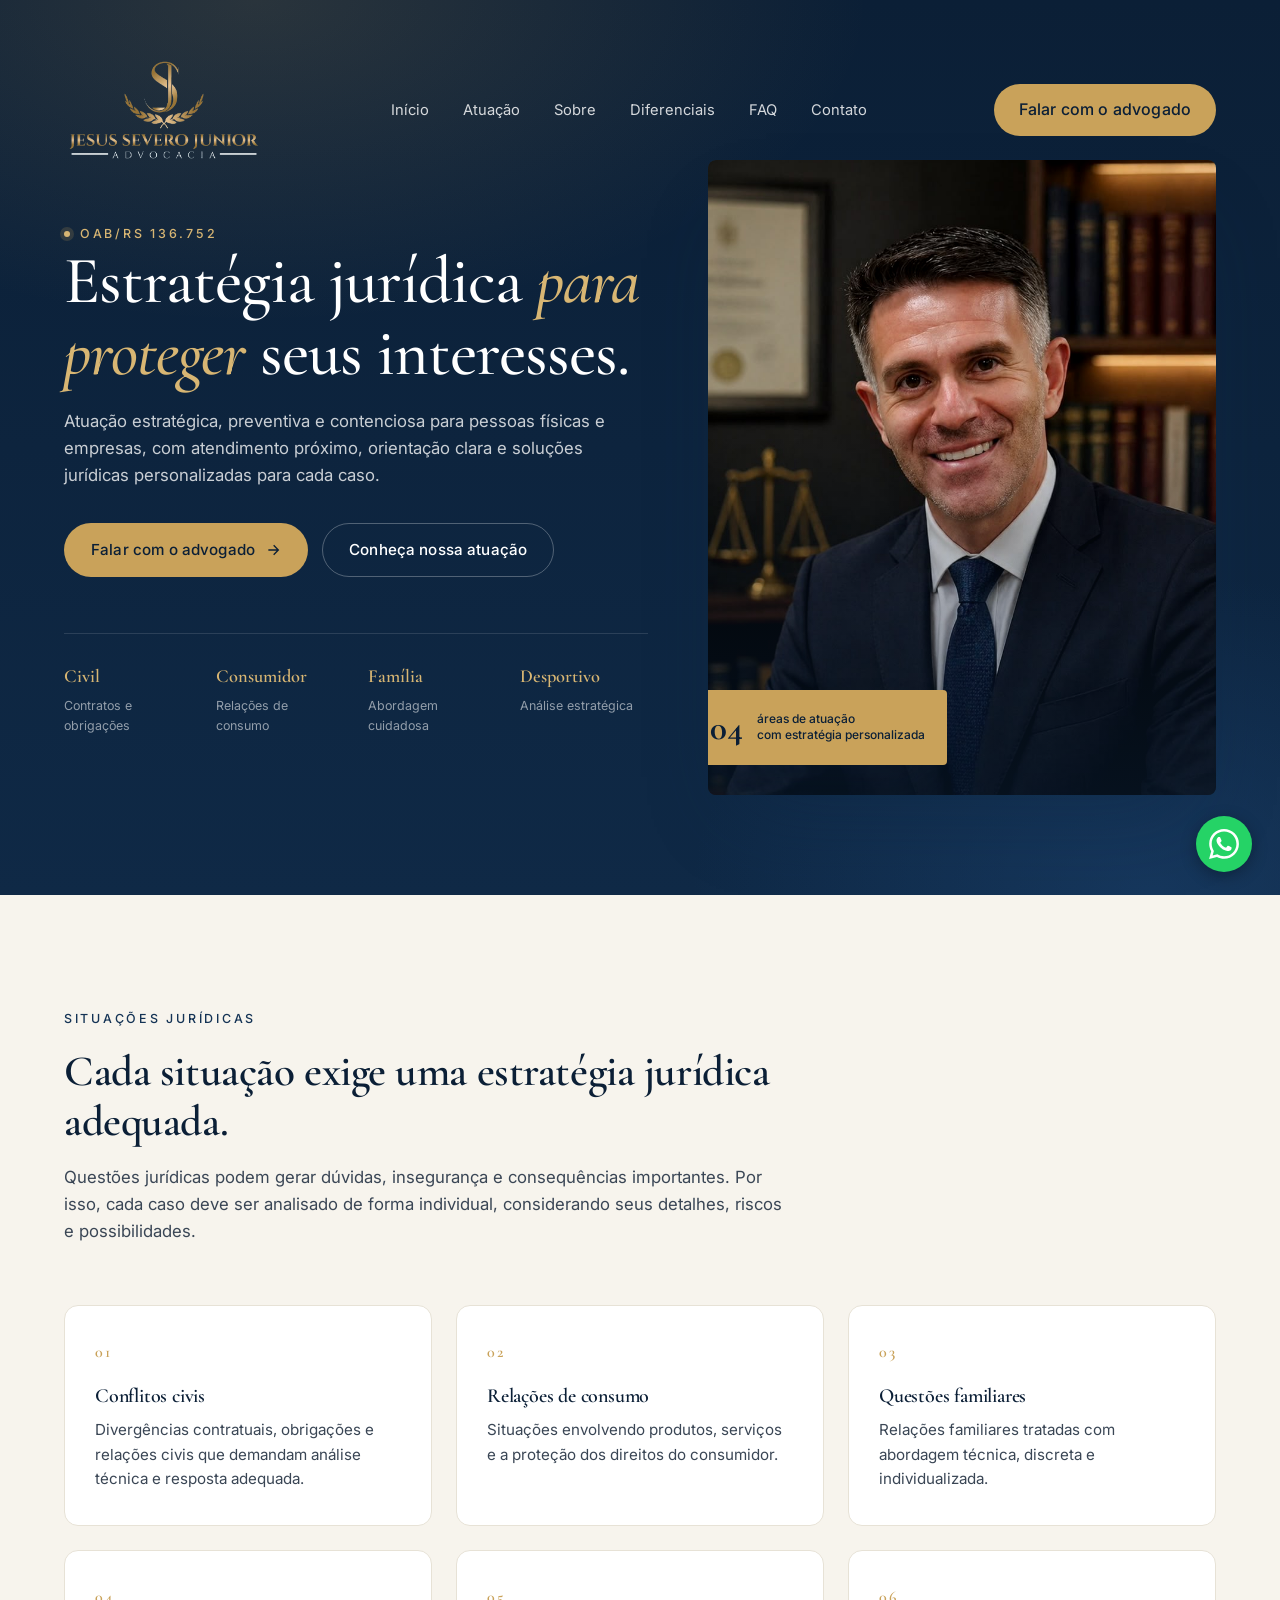
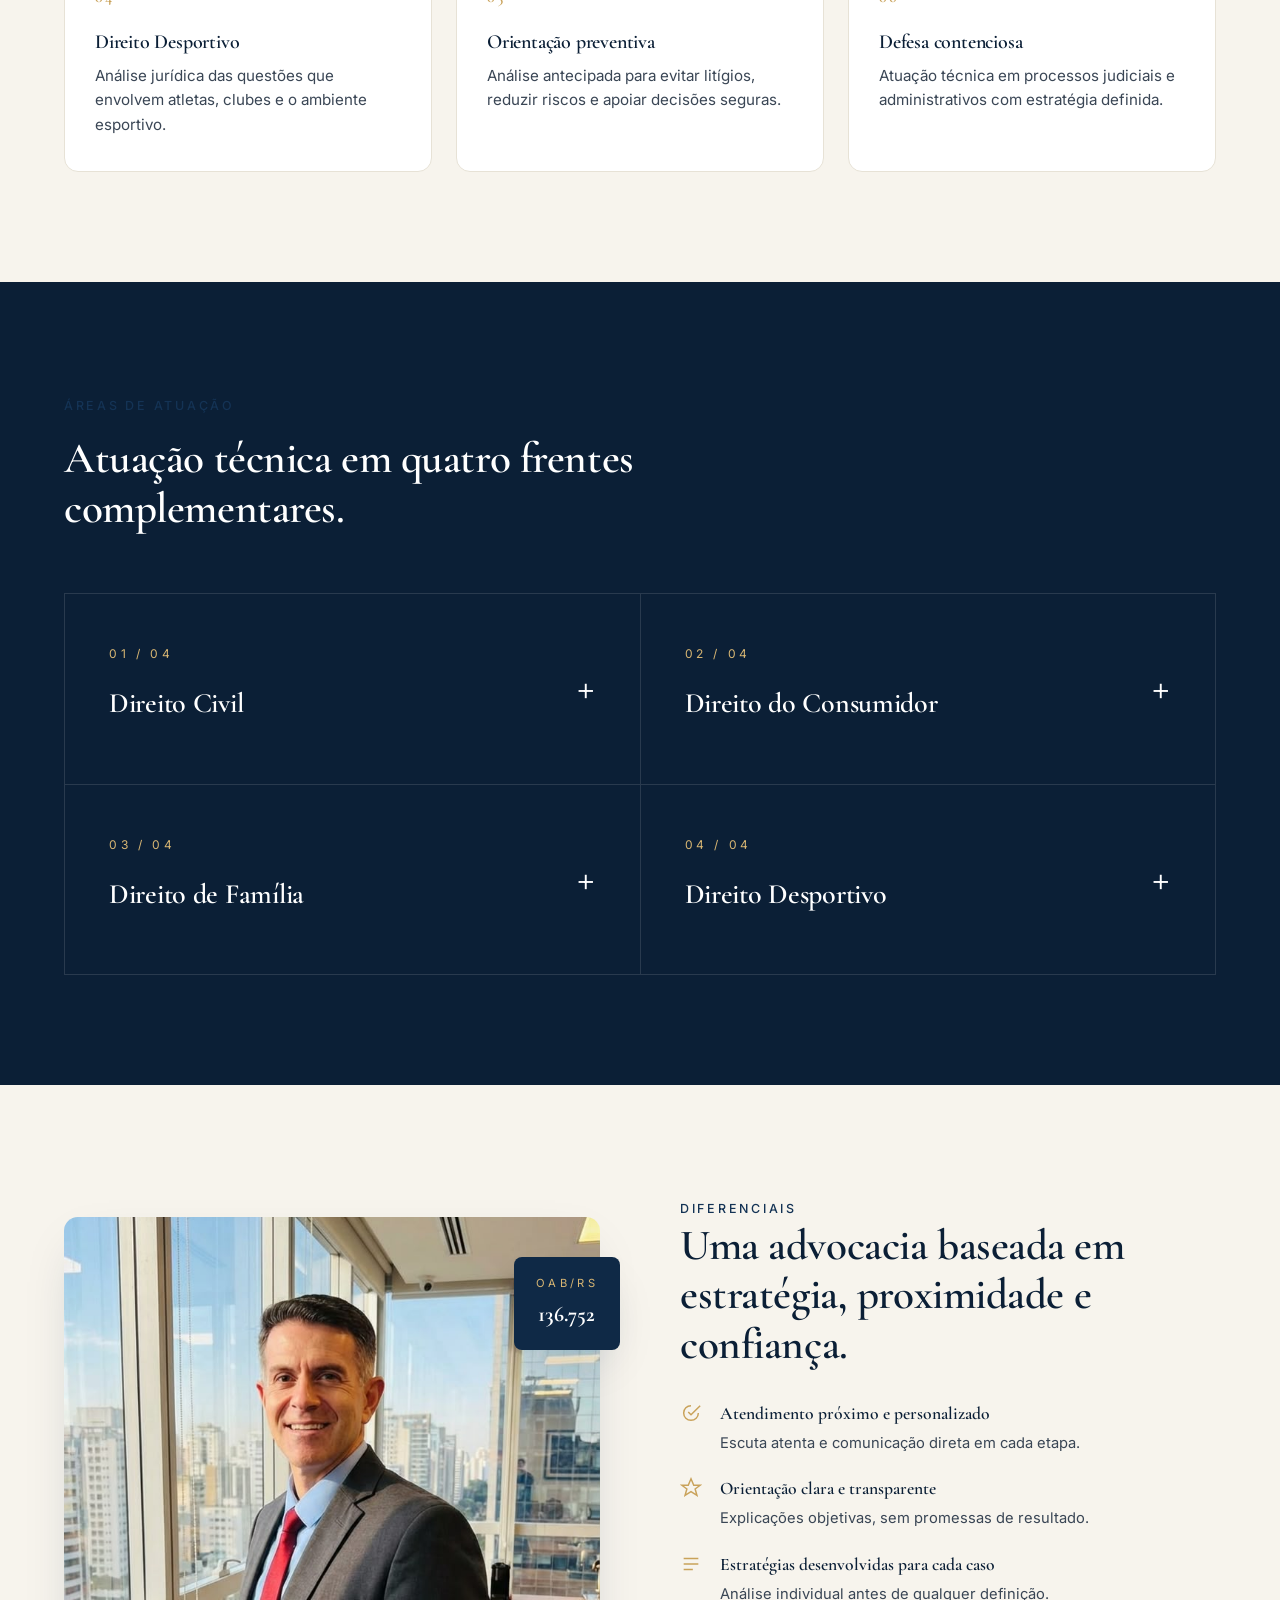
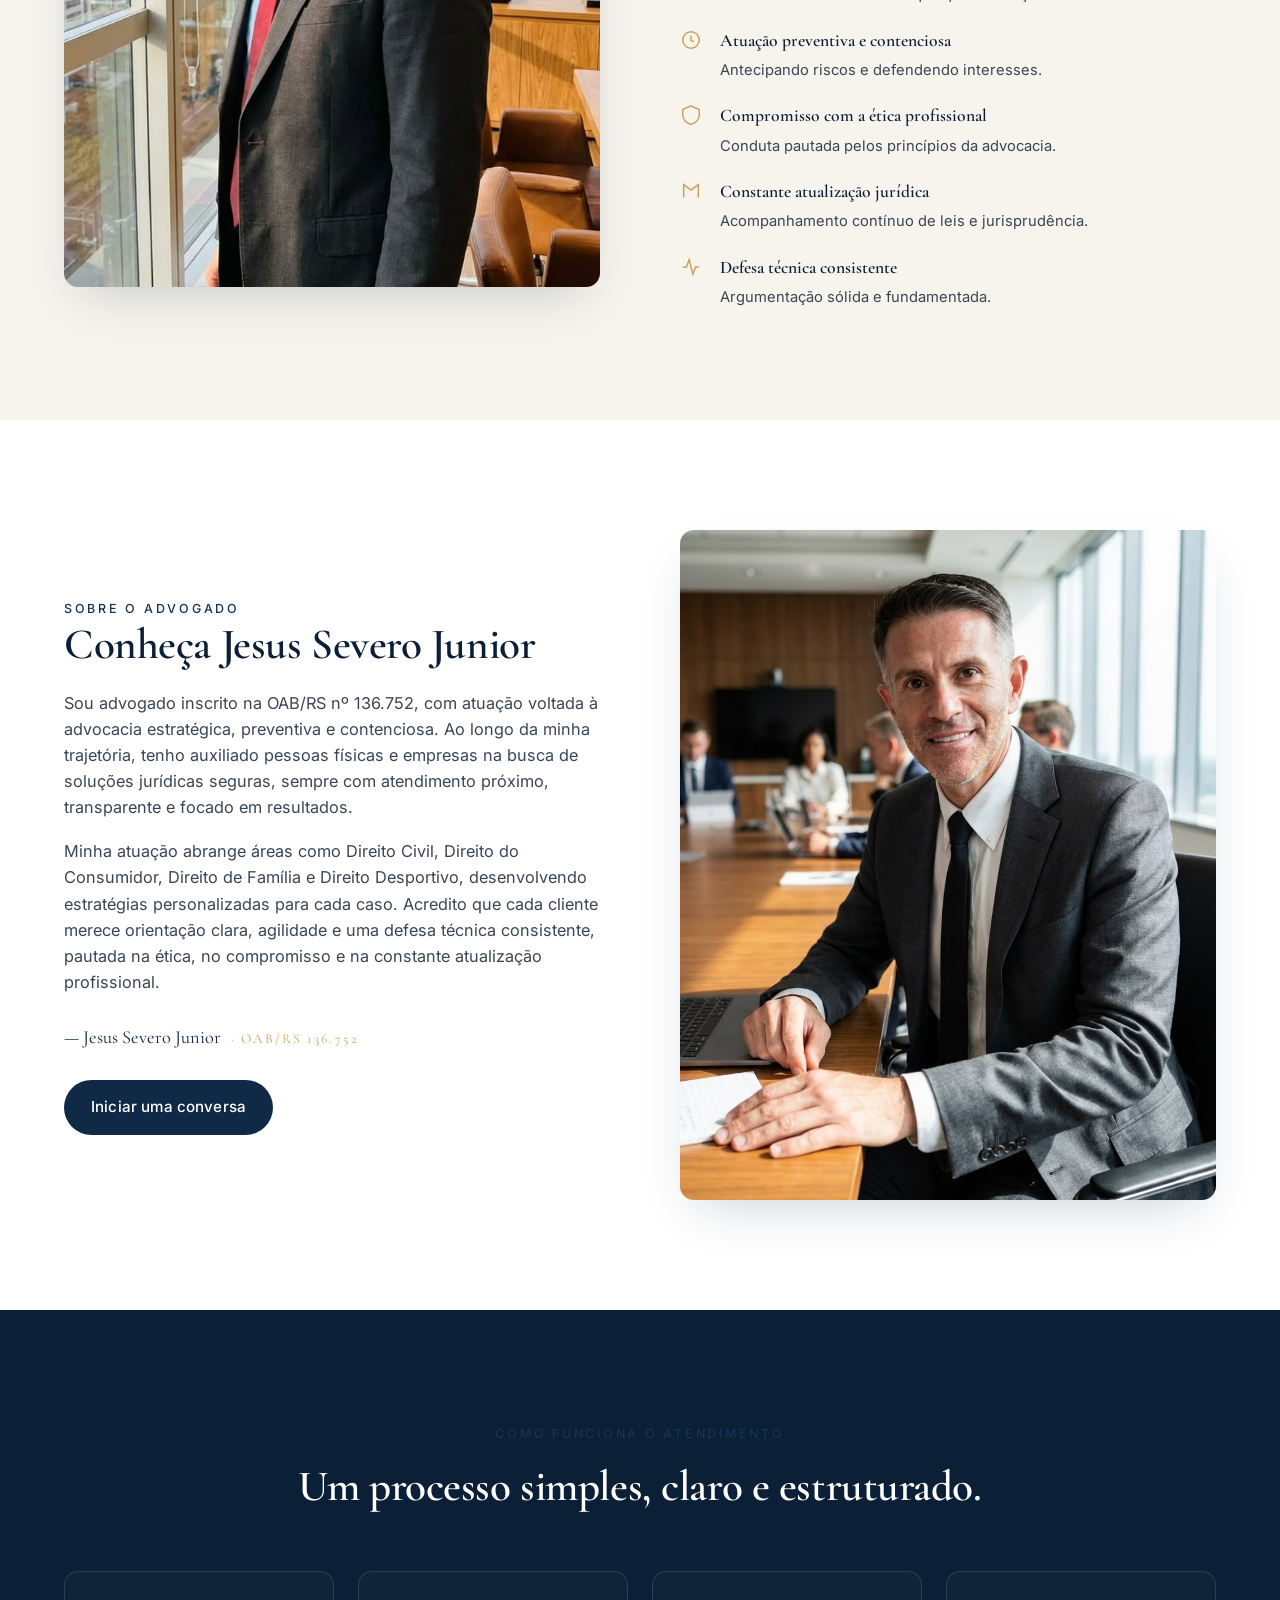
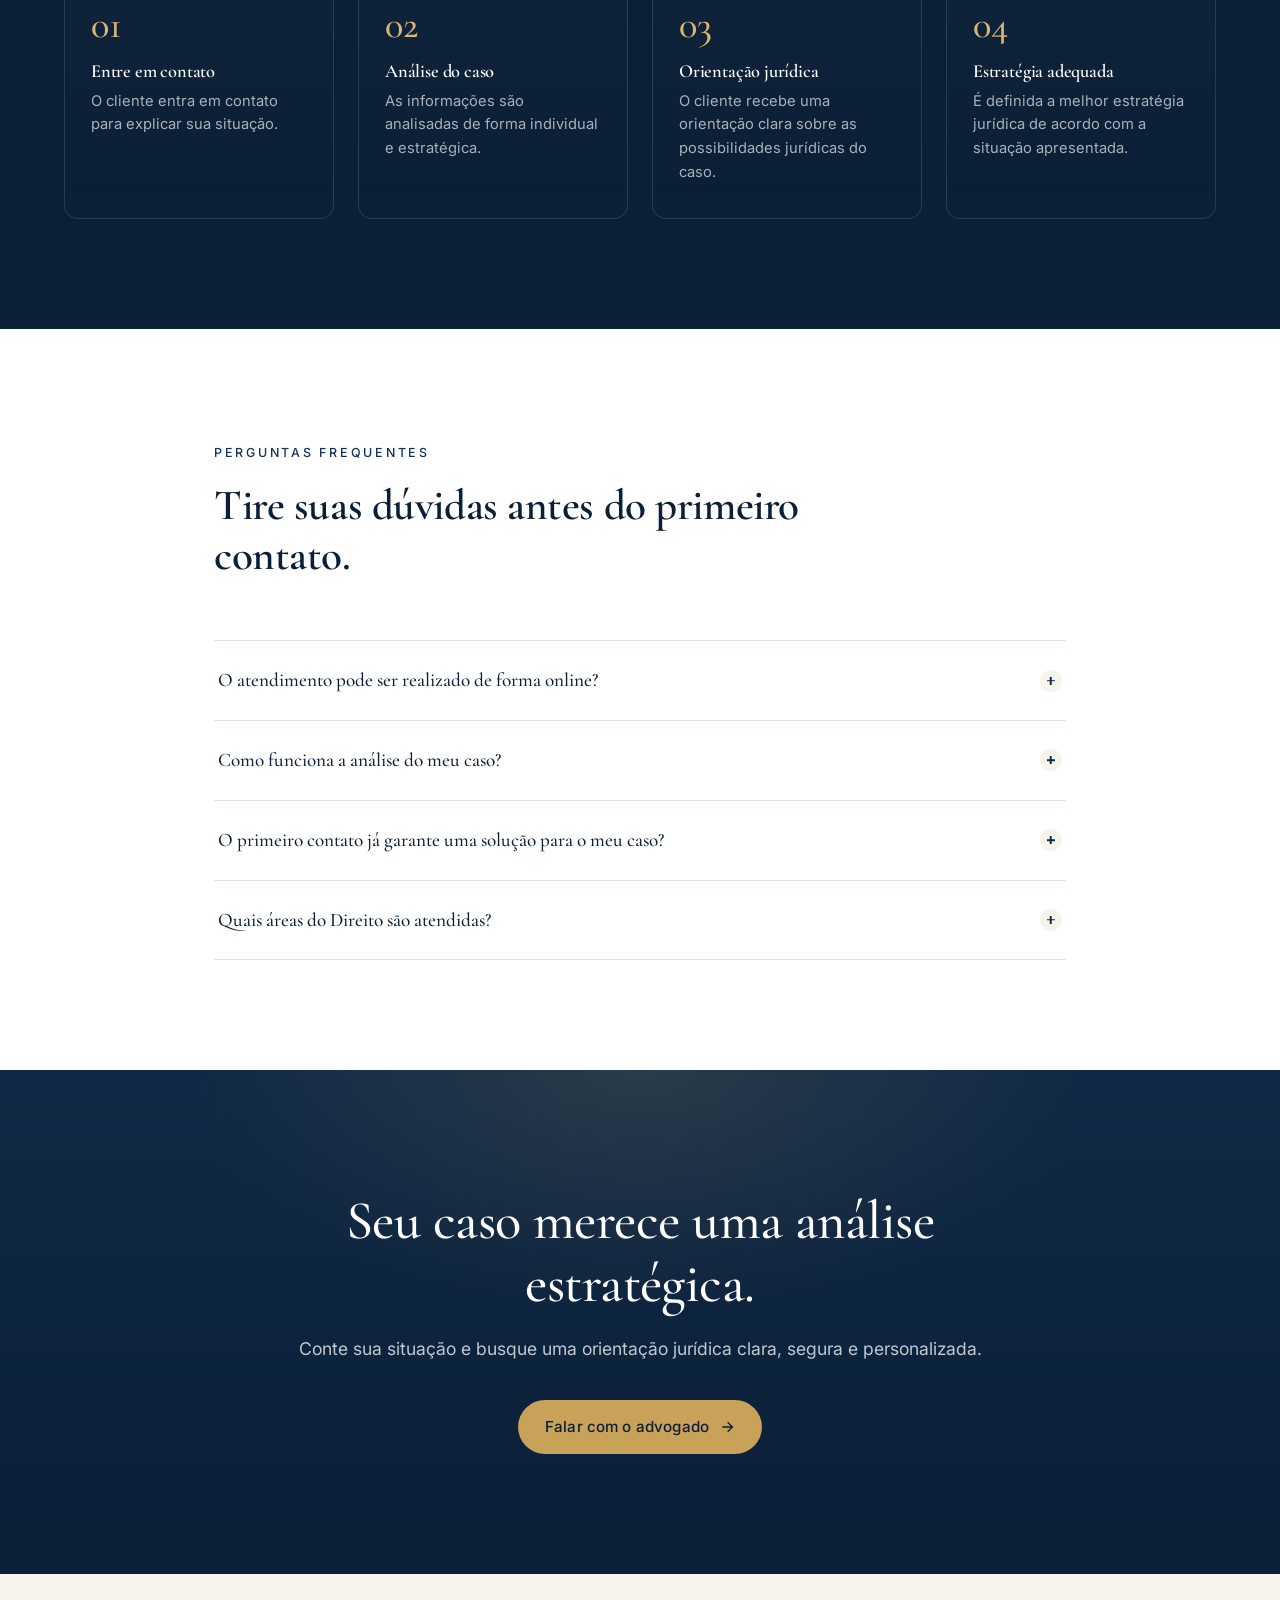
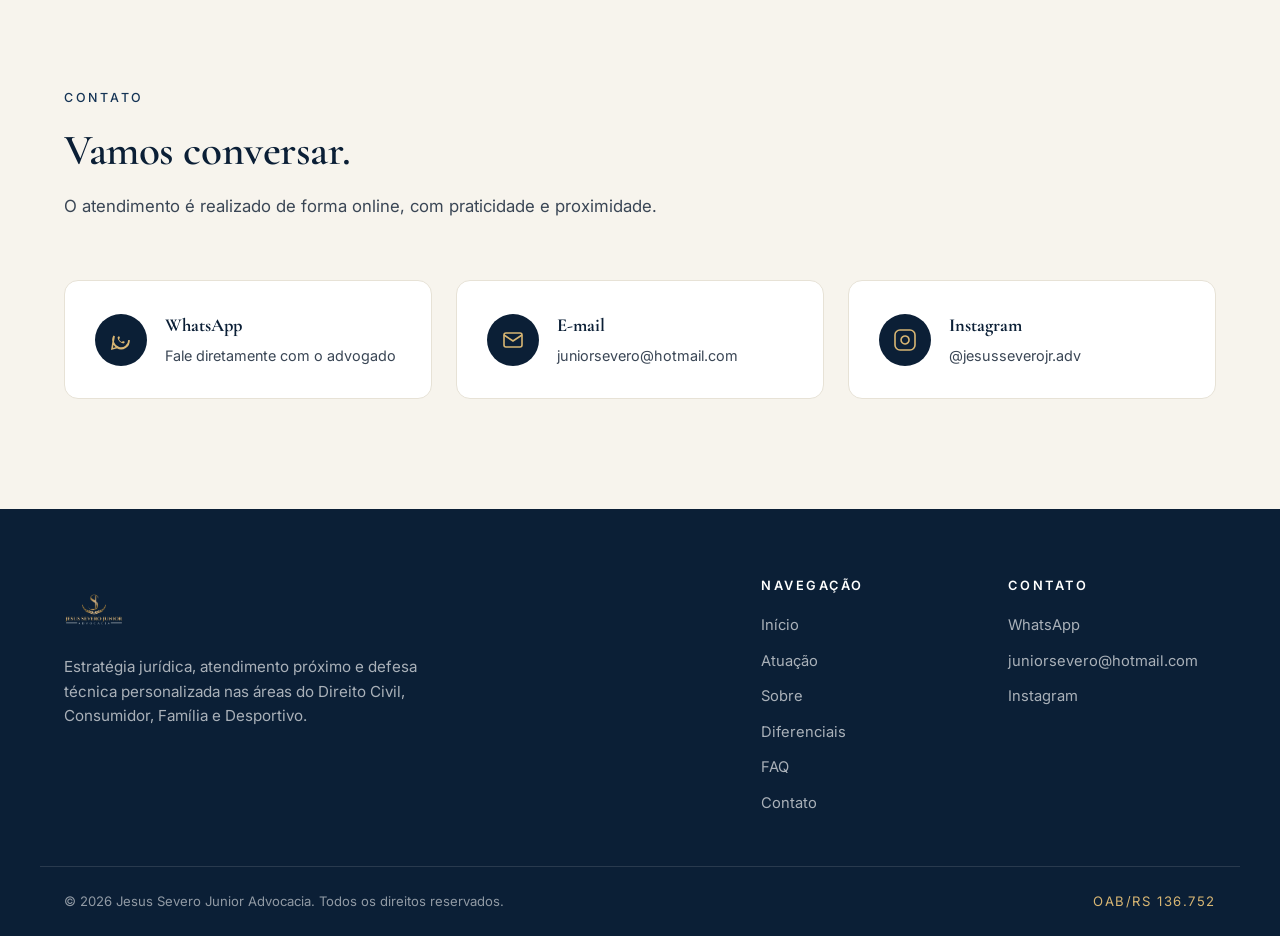
<file: index.html>
<!DOCTYPE html>
<html lang="pt-BR">
<head>
  <meta charset="UTF-8" />
  <meta name="viewport" content="width=device-width, initial-scale=1.0" />
  <title>Jesus Severo Junior Advocacia | Estratégia jurídica com atendimento próximo</title>
  <meta name="description" content="Advocacia estratégica, preventiva e contenciosa em Direito Civil, do Consumidor, de Família e Desportivo. Atendimento próximo, ético e personalizado. OAB/RS 136.752." />
  <meta name="author" content="Jesus Severo Junior Advocacia" />
  <meta property="og:title" content="Jesus Severo Junior Advocacia" />
  <meta property="og:description" content="Estratégia jurídica para proteger seus interesses. Atendimento próximo e personalizado." />
  <meta property="og:type" content="website" />
  <meta property="og:image" content="images/logo.png" />
  <meta name="twitter:card" content="summary_large_image" />

  <link rel="icon" href="images/logo.png" type="image/png" />
  <link rel="preconnect" href="https://fonts.googleapis.com" />
  <link rel="preconnect" href="https://fonts.gstatic.com" crossorigin />
  <link href="https://fonts.googleapis.com/css2?family=Cormorant+Garamond:wght@400;500;600;700&family=Inter:wght@300;400;500;600;700&display=swap" rel="stylesheet" />
  <link rel="stylesheet" href="style.css" />
  <script src="script.js" defer></script>
</head>
<body>

  <!-- HEADER -->
  <header class="site-header" id="siteHeader">
    <div class="container header-inner">
      <a href="#top" class="brand" aria-label="Jesus Severo Junior Advocacia — início">
        <img src="images/logo.png" alt="Jesus Severo Junior Advocacia" class="brand-logo" />
      </a>

      <nav class="nav-desktop" aria-label="Navegação principal">
        <ul>
          <li><a href="#top">Início</a></li>
          <li><a href="#atuacao">Atuação</a></li>
          <li><a href="#sobre">Sobre</a></li>
          <li><a href="#diferenciais">Diferenciais</a></li>
          <li><a href="#faq">FAQ</a></li>
          <li><a href="#contato">Contato</a></li>
        </ul>
      </nav>

      <a class="btn btn-primary btn-header" href="https://wa.me/555182169449" target="_blank" rel="noopener">Falar com o advogado</a>

      <button class="hamburger" id="hamburger" aria-label="Abrir menu" aria-expanded="false" aria-controls="mobileMenu">
        <span></span><span></span><span></span>
      </button>
    </div>

    <div class="mobile-menu" id="mobileMenu" aria-hidden="true">
      <nav aria-label="Navegação mobile">
        <ul>
          <li><a href="#top">Início</a></li>
          <li><a href="#atuacao">Atuação</a></li>
          <li><a href="#sobre">Sobre</a></li>
          <li><a href="#diferenciais">Diferenciais</a></li>
          <li><a href="#faq">FAQ</a></li>
          <li><a href="#contato">Contato</a></li>
        </ul>
        <a class="btn btn-primary btn-full" href="https://wa.me/555182169449" target="_blank" rel="noopener">Falar com o advogado</a>
      </nav>
    </div>
  </header>

  <main id="top">

    <!-- HERO -->
    <section class="hero">
      <div class="hero-bg"></div>
      <div class="container hero-inner">
        <div class="hero-content reveal">
          <span class="eyebrow"><span class="dot"></span> OAB/RS 136.752</span>
          <h1 class="display">
            Estratégia jurídica <span class="accent">para proteger</span> seus interesses.
          </h1>
          <p class="lede">
            Atuação estratégica, preventiva e contenciosa para pessoas físicas e empresas, com atendimento próximo, orientação clara e soluções jurídicas personalizadas para cada caso.
          </p>
          <div class="hero-actions">
            <a class="btn btn-primary" href="https://wa.me/555182169449" target="_blank" rel="noopener">
              Falar com o advogado
              <svg width="16" height="16" viewBox="0 0 24 24" fill="none" stroke="currentColor" stroke-width="2"><path d="M5 12h14M13 5l7 7-7 7"/></svg>
            </a>
            <a class="btn btn-ghost" href="#atuacao">Conheça nossa atuação</a>
          </div>

          <ul class="hero-meta">
            <li><strong>Civil</strong><span>Contratos e obrigações</span></li>
            <li><strong>Consumidor</strong><span>Relações de consumo</span></li>
            <li><strong>Família</strong><span>Abordagem cuidadosa</span></li>
            <li><strong>Desportivo</strong><span>Análise estratégica</span></li>
          </ul>
        </div>

        <div class="hero-visual reveal">
          <div class="hero-photo">
            <img src="images/advogado-retrato.jpeg" alt="Dr. Jesus Severo Junior, advogado — OAB/RS 136.752" />
            <div class="hero-badge">
              <div class="badge-num">04</div>
              <div class="badge-text">áreas de atuação<br/>com estratégia personalizada</div>
            </div>
          </div>
        </div>
      </div>
    </section>

    <!-- PROBLEMAS / NECESSIDADES -->
    <section class="section problems">
      <div class="container">
        <header class="section-head reveal">
          <span class="eyebrow eyebrow-dark">Situações jurídicas</span>
          <h2>Cada situação exige uma estratégia jurídica adequada.</h2>
          <p>
            Questões jurídicas podem gerar dúvidas, insegurança e consequências importantes. Por isso, cada caso deve ser analisado de forma individual, considerando seus detalhes, riscos e possibilidades.
          </p>
        </header>

        <div class="grid grid-3">
          <article class="card card-lift reveal">
            <div class="card-num">01</div>
            <h3>Conflitos civis</h3>
            <p>Divergências contratuais, obrigações e relações civis que demandam análise técnica e resposta adequada.</p>
          </article>
          <article class="card card-lift reveal">
            <div class="card-num">02</div>
            <h3>Relações de consumo</h3>
            <p>Situações envolvendo produtos, serviços e a proteção dos direitos do consumidor.</p>
          </article>
          <article class="card card-lift reveal">
            <div class="card-num">03</div>
            <h3>Questões familiares</h3>
            <p>Relações familiares tratadas com abordagem técnica, discreta e individualizada.</p>
          </article>
          <article class="card card-lift reveal">
            <div class="card-num">04</div>
            <h3>Direito Desportivo</h3>
            <p>Análise jurídica das questões que envolvem atletas, clubes e o ambiente esportivo.</p>
          </article>
          <article class="card card-lift reveal">
            <div class="card-num">05</div>
            <h3>Orientação preventiva</h3>
            <p>Análise antecipada para evitar litígios, reduzir riscos e apoiar decisões seguras.</p>
          </article>
          <article class="card card-lift reveal">
            <div class="card-num">06</div>
            <h3>Defesa contenciosa</h3>
            <p>Atuação técnica em processos judiciais e administrativos com estratégia definida.</p>
          </article>
        </div>
      </div>
    </section>

    <!-- ÁREAS DE ATUAÇÃO -->
<section class="section areas" id="atuacao">
  <div class="container">
    <header class="section-head reveal">
      <span class="eyebrow eyebrow-dark">Áreas de atuação</span>
      <h2>Atuação técnica em quatro frentes complementares.</h2>
    </header>

    <div class="areas-grid">

      <!-- DIREITO CIVIL -->
      <article class="area reveal">
        <button class="area-header">
          <div>
            <div class="area-index">01 / 04</div>
            <h3>Direito Civil</h3>
          </div>

          <span class="area-icon">+</span>
        </button>

        <div class="area-content">
          <p>
            Atuação em demandas relacionadas à responsabilidade civil,
            elaboração e revisão de contratos, cobranças, indenizações,
            direito das obrigações e conflitos patrimoniais.

            Cada caso é analisado individualmente, buscando soluções
            jurídicas seguras, preventivas e estratégicas para pessoas
            físicas e empresas.
          </p>
        </div>
      </article>

      <!-- CONSUMIDOR -->
      <article class="area reveal">
        <button class="area-header">
          <div>
            <div class="area-index">02 / 04</div>
            <h3>Direito do Consumidor</h3>
          </div>

          <span class="area-icon">+</span>
        </button>

        <div class="area-content">
          <p>
            Defesa dos direitos do consumidor em casos de cobranças
            indevidas, negativação irregular, defeitos em produtos,
            problemas com serviços, planos de saúde, instituições
            financeiras e relações de consumo em geral.

            A atuação busca garantir equilíbrio nas relações entre
            consumidores e fornecedores.
          </p>
        </div>
      </article>

      <!-- FAMÍLIA -->
      <article class="area reveal">
        <button class="area-header">
          <div>
            <div class="area-index">03 / 04</div>
            <h3>Direito de Família</h3>
          </div>

          <span class="area-icon">+</span>
        </button>

        <div class="area-content">
          <p>
            Assessoria em divórcio, guarda de filhos, regulamentação de
            visitas, pensão alimentícia, inventários, reconhecimento de
            união estável e demais questões familiares.

            Sempre com atuação técnica, ética e sensível às particularidades
            de cada situação.
          </p>
        </div>
      </article>

      <!-- DESPORTIVO -->
      <article class="area reveal">
        <button class="area-header">
          <div>
            <div class="area-index">04 / 04</div>
            <h3>Direito Desportivo</h3>
          </div>

          <span class="area-icon">+</span>
        </button>

        <div class="area-content">
          <p>
            Atuação voltada a atletas, clubes, empresários e entidades
            esportivas, envolvendo contratos, transferências, direitos de
            imagem, patrocínios, disputas disciplinares e consultoria
            jurídica preventiva para o ambiente esportivo.
          </p>
        </div>
      </article>

    </div>
  </div>
</section>

    <!-- DIFERENCIAIS -->
    <section class="section differentials" id="diferenciais">
      <div class="container split">
        <div class="split-media reveal">
          <img src="images/advogado-escritorio.jpeg" alt="Dr. Jesus Severo Junior em ambiente profissional" />
          <div class="split-badge">
            <span>OAB/RS</span>
            <strong>136.752</strong>
          </div>
        </div>
        <div class="split-content reveal">
          <span class="eyebrow eyebrow-dark">Diferenciais</span>
          <h2>Uma advocacia baseada em estratégia, proximidade e confiança.</h2>
          <ul class="feature-list">
            <li>
              <svg viewBox="0 0 24 24" fill="none" stroke="currentColor" stroke-width="1.6"><path d="M20 12a8 8 0 1 1-8-8"/><path d="M22 4L12 14l-3-3"/></svg>
              <div><strong>Atendimento próximo e personalizado</strong><span>Escuta atenta e comunicação direta em cada etapa.</span></div>
            </li>
            <li>
              <svg viewBox="0 0 24 24" fill="none" stroke="currentColor" stroke-width="1.6"><path d="M12 2l3 7h7l-5.5 4 2 7L12 16l-6.5 4 2-7L2 9h7z"/></svg>
              <div><strong>Orientação clara e transparente</strong><span>Explicações objetivas, sem promessas de resultado.</span></div>
            </li>
            <li>
              <svg viewBox="0 0 24 24" fill="none" stroke="currentColor" stroke-width="1.6"><path d="M4 6h16M4 12h16M4 18h10"/></svg>
              <div><strong>Estratégias desenvolvidas para cada caso</strong><span>Análise individual antes de qualquer definição.</span></div>
            </li>
            <li>
              <svg viewBox="0 0 24 24" fill="none" stroke="currentColor" stroke-width="1.6"><circle cx="12" cy="12" r="9"/><path d="M12 7v5l3 2"/></svg>
              <div><strong>Atuação preventiva e contenciosa</strong><span>Antecipando riscos e defendendo interesses.</span></div>
            </li>
            <li>
              <svg viewBox="0 0 24 24" fill="none" stroke="currentColor" stroke-width="1.6"><path d="M12 2l9 4v6c0 5-4 9-9 10-5-1-9-5-9-10V6z"/></svg>
              <div><strong>Compromisso com a ética profissional</strong><span>Conduta pautada pelos princípios da advocacia.</span></div>
            </li>
            <li>
              <svg viewBox="0 0 24 24" fill="none" stroke="currentColor" stroke-width="1.6"><path d="M4 19V5l8 6 8-6v14"/></svg>
              <div><strong>Constante atualização jurídica</strong><span>Acompanhamento contínuo de leis e jurisprudência.</span></div>
            </li>
            <li>
              <svg viewBox="0 0 24 24" fill="none" stroke="currentColor" stroke-width="1.6"><path d="M3 12h4l3-8 4 16 3-8h4"/></svg>
              <div><strong>Defesa técnica consistente</strong><span>Argumentação sólida e fundamentada.</span></div>
            </li>
          </ul>
        </div>
      </div>
    </section>

    <!-- SOBRE -->
    <section class="section about" id="sobre">
      <div class="container split split-reverse">
        <div class="split-content reveal">
          <span class="eyebrow eyebrow-dark">Sobre o advogado</span>
          <h2>Conheça Jesus Severo Junior</h2>
          <p>
            Sou advogado inscrito na OAB/RS nº 136.752, com atuação voltada à advocacia estratégica, preventiva e contenciosa. Ao longo da minha trajetória, tenho auxiliado pessoas físicas e empresas na busca de soluções jurídicas seguras, sempre com atendimento próximo, transparente e focado em resultados.
          </p>
          <p>
            Minha atuação abrange áreas como Direito Civil, Direito do Consumidor, Direito de Família e Direito Desportivo, desenvolvendo estratégias personalizadas para cada caso. Acredito que cada cliente merece orientação clara, agilidade e uma defesa técnica consistente, pautada na ética, no compromisso e na constante atualização profissional.
          </p>
          <div class="signature">
            <span>—</span> Jesus Severo Junior <em>· OAB/RS 136.752</em>
          </div>
          <a class="btn btn-dark" href="https://wa.me/555182169449" target="_blank" rel="noopener">Iniciar uma conversa</a>
        </div>
        <div class="split-media reveal">
          <img src="images/advogado-reuniao.jpeg" alt="Jesus Severo Junior em reunião profissional" />
        </div>
      </div>
    </section>

    <!-- COMO FUNCIONA -->
    <section class="section process">
      <div class="container">
        <header class="section-head center reveal">
          <span class="eyebrow eyebrow-dark">Como funciona o atendimento</span>
          <h2>Um processo simples, claro e estruturado.</h2>
        </header>

        <ol class="steps">
          <li class="step reveal">
            <div class="step-num">01</div>
            <h3>Entre em contato</h3>
            <p>O cliente entra em contato para explicar sua situação.</p>
          </li>
          <li class="step reveal">
            <div class="step-num">02</div>
            <h3>Análise do caso</h3>
            <p>As informações são analisadas de forma individual e estratégica.</p>
          </li>
          <li class="step reveal">
            <div class="step-num">03</div>
            <h3>Orientação jurídica</h3>
            <p>O cliente recebe uma orientação clara sobre as possibilidades jurídicas do caso.</p>
          </li>
          <li class="step reveal">
            <div class="step-num">04</div>
            <h3>Estratégia adequada</h3>
            <p>É definida a melhor estratégia jurídica de acordo com a situação apresentada.</p>
          </li>
        </ol>
      </div>
    </section>

    <!-- FAQ -->
    <section class="section faq" id="faq">
      <div class="container faq-inner">
        <header class="section-head reveal">
          <span class="eyebrow eyebrow-dark">Perguntas frequentes</span>
          <h2>Tire suas dúvidas antes do primeiro contato.</h2>
        </header>

        <div class="accordion reveal">
          <details class="acc-item">
            <summary>O atendimento pode ser realizado de forma online?<span class="chev"></span></summary>
            <p>Sim. O escritório realiza atendimento online, permitindo maior praticidade e comodidade para os clientes.</p>
          </details>
          <details class="acc-item">
            <summary>Como funciona a análise do meu caso?<span class="chev"></span></summary>
            <p>Cada situação é analisada individualmente, considerando as particularidades, documentos e informações apresentadas pelo cliente.</p>
          </details>
          <details class="acc-item">
            <summary>O primeiro contato já garante uma solução para o meu caso?<span class="chev"></span></summary>
            <p>A possibilidade de solução depende da análise específica de cada situação. Por isso, é importante buscar orientação jurídica adequada.</p>
          </details>
          <details class="acc-item">
            <summary>Quais áreas do Direito são atendidas?<span class="chev"></span></summary>
            <p>O escritório atua principalmente nas áreas de Direito Civil, Direito do Consumidor, Direito de Família e Direito Desportivo.</p>
          </details>
        </div>
      </div>
    </section>

    <!-- CTA FINAL -->
    <section class="section cta-final">
      <div class="container cta-inner reveal">
        <h2>Seu caso merece uma análise estratégica.</h2>
        <p>Conte sua situação e busque uma orientação jurídica clara, segura e personalizada.</p>
        <a class="btn btn-gold" href="https://wa.me/555182169449" target="_blank" rel="noopener">
          Falar com o advogado
          <svg width="16" height="16" viewBox="0 0 24 24" fill="none" stroke="currentColor" stroke-width="2"><path d="M5 12h14M13 5l7 7-7 7"/></svg>
        </a>
      </div>
    </section>

    <!-- CONTATO -->
    <section class="section contact" id="contato">
      <div class="container">
        <header class="section-head reveal">
          <span class="eyebrow eyebrow-dark">Contato</span>
          <h2>Vamos conversar.</h2>
          <p>O atendimento é realizado de forma online, com praticidade e proximidade.</p>
        </header>

        <div class="grid grid-3 contact-grid">
          <a class="contact-card reveal" href="https://wa.me/555182169449" target="_blank" rel="noopener">
            <div class="contact-icon">
              <svg viewBox="0 0 24 24" fill="none" stroke="currentColor" stroke-width="1.6"><path d="M20 12a8 8 0 1 1-14.9-4L3 21l5.2-1.4A8 8 0 0 0 20 12z"/><path d="M8.5 9.5c.5 3 3 5.5 6 6l1.5-1.5-2-1-1 1c-1 0-3-2-3-3l1-1-1-2-1.5 1.5z" fill="currentColor" stroke="none"/></svg>
            </div>
            <div>
              <strong>WhatsApp</strong>
              <span>Fale diretamente com o advogado</span>
            </div>
          </a>
          <a class="contact-card reveal" href="mailto:juniorsevero@hotmail.com">
            <div class="contact-icon">
              <svg viewBox="0 0 24 24" fill="none" stroke="currentColor" stroke-width="1.6"><rect x="3" y="5" width="18" height="14" rx="2"/><path d="M3 7l9 6 9-6"/></svg>
            </div>
            <div>
              <strong>E-mail</strong>
              <span>juniorsevero@hotmail.com</span>
            </div>
          </a>
          <a class="contact-card reveal" href="https://instagram.com/jesusseverojr.adv" target="_blank" rel="noopener">
            <div class="contact-icon">
              <svg viewBox="0 0 24 24" fill="none" stroke="currentColor" stroke-width="1.6"><rect x="2" y="2" width="20" height="20" rx="5" ry="5"/><path d="M16 11.37A4 4 0 1 1 12.63 8 4 4 0 0 1 16 11.37z"/><line x1="17.5" y1="6.5" x2="17.51" y2="6.5"/></svg>
            </div>
            <div>
              <strong>Instagram</strong>
              <span>@jesusseverojr.adv</span>
            </div>
          </a>
        </div>
      </div>
    </section>

  </main>

  <!-- BOTÃO FLUTUANTE WHATSAPP -->
  <a href="https://wa.me/555182169449" class="whatsapp-float" target="_blank" rel="noopener" aria-label="Falar no WhatsApp">
    <svg viewBox="0 0 24 24" fill="currentColor">
      <path d="M.057 24l1.687-6.163c-1.041-1.804-1.588-3.849-1.587-5.946.003-6.556 5.338-11.891 11.893-11.891 3.181.001 6.167 1.24 8.413 3.488 2.245 2.248 3.481 5.236 3.48 8.414-.003 6.557-5.338 11.892-11.893 11.892-1.99-.001-3.951-.5-5.688-1.448l-6.305 1.654zm6.597-3.807c1.676.995 3.276 1.591 5.392 1.592 5.448 0 9.886-4.434 9.889-9.885.002-5.462-4.415-9.89-9.881-9.892-5.452 0-9.887 4.434-9.889 9.884-.001 2.225.651 3.891 1.746 5.634l-.999 3.648 3.742-.981zm11.387-5.464c-.074-.124-.272-.198-.57-.347-.297-.149-1.758-.868-2.031-.967-.272-.099-.47-.149-.669.149-.198.297-.768.967-.941 1.165-.173.198-.347.223-.644.074-.297-.149-1.255-.462-2.39-1.475-.883-.788-1.48-1.761-1.653-2.059-.173-.297-.018-.458.13-.606.134-.133.297-.347.446-.521.151-.172.2-.296.3-.495.099-.198.05-.372-.025-.521-.075-.148-.669-1.611-.916-2.206-.242-.579-.487-.501-.669-.51l-.57-.01c-.198 0-.52.074-.792.372s-1.04 1.016-1.04 2.479 1.065 2.876 1.213 3.074c.149.198 2.095 3.2 5.076 4.487.709.306 1.263.489 1.694.626.712.226 1.36.194 1.872.118.571-.085 1.758-.719 2.006-1.413.248-.695.248-1.29.173-1.414z"/>
    </svg>
  </a>

  <!-- FOOTER -->
  <footer class="site-footer">
    <div class="container footer-inner">
      <div class="foot-brand">
        <img src="images/logo.png" alt="Jesus Severo Junior Advocacia" />
        <p>Estratégia jurídica, atendimento próximo e defesa técnica personalizada nas áreas do Direito Civil, Consumidor, Família e Desportivo.</p>
      </div>

      <div class="foot-cols">
        <div>
          <h4>Navegação</h4>
          <ul>
            <li><a href="#top">Início</a></li>
            <li><a href="#atuacao">Atuação</a></li>
            <li><a href="#sobre">Sobre</a></li>
            <li><a href="#diferenciais">Diferenciais</a></li>
            <li><a href="#faq">FAQ</a></li>
            <li><a href="#contato">Contato</a></li>
          </ul>
        </div>
        <div>
          <h4>Contato</h4>
          <ul>
            <li><a href="https://wa.me/555182169449" target="_blank" rel="noopener">WhatsApp</a></li>
            <li><a href="mailto:juniorsevero@hotmail.com">juniorsevero@hotmail.com</a></li>
            <li><a href="https://instagram.com/jesusseverojr.adv" target="_blank" rel="noopener">Instagram</a></li>
          </ul>
        </div>
      </div>
    </div>

    <div class="foot-bottom">
      <div class="container">
        <span>© <span id="year"></span> Jesus Severo Junior Advocacia. Todos os direitos reservados.</span>
        <span class="oab">OAB/RS 136.752</span>
      </div>
    </div>
  </footer>

</body>
</html>
</file>
<file: style.css>
/* ==========================================================================
   Jesus Severo Junior Advocacia — Landing Page
   ========================================================================== */

:root {
  --navy-950: #0b1f36;
  --navy-900: #0f2946;
  --navy-800: #143355;
  --navy-700: #1c4370;
  --navy-600: #2a5c8f;

  --gold-500: #c9a25a;
  --gold-400: #d8b673;
  --gold-300: #e6cb99;
  --gold-50:  #f6efdf;

  --ink: #101820;
  --ink-soft: #3a4655;
  --muted: #6b7684;
  --cream: #f7f4ed;
  --paper: #ffffff;
  --line: #e7e2d6;
  --line-dark: rgba(255,255,255,.12);

  --shadow-sm: 0 4px 20px rgba(15, 41, 70, .06);
  --shadow-md: 0 20px 50px -20px rgba(15, 41, 70, .25);
  --shadow-lg: 0 40px 80px -30px rgba(15, 41, 70, .35);

  --radius: 14px;
  --radius-sm: 8px;

  --serif: 'Cormorant Garamond', 'Georgia', serif;
  --sans: 'Inter', system-ui, -apple-system, Segoe UI, sans-serif;

  --container: 1200px;
}

* { box-sizing: border-box; margin: 0; padding: 0; }
html { scroll-behavior: smooth; -webkit-text-size-adjust: 100%; }
body {
  font-family: var(--sans);
  color: var(--ink);
  background: var(--cream);
  line-height: 1.6;
  font-size: 16px;
  -webkit-font-smoothing: antialiased;
  overflow-x: hidden;
  position: relative;
  width: 100%;
}
img { max-width: 100%; height: auto; display: block; }
a { color: inherit; text-decoration: none; }
ul, ol { list-style: none; }
button { font: inherit; cursor: pointer; border: 0; background: none; color: inherit; }

.container { width: 100%; max-width: var(--container); margin: 0 auto; padding: 0 24px; }

/* Typography */
h1, h2, h3, h4 { font-family: var(--serif); font-weight: 600; color: var(--navy-950); letter-spacing: -0.01em; line-height: 1.15; }
h2 { font-size: clamp(1.85rem, 3.5vw, 2.7rem); }
h3 { font-size: 1.25rem; font-weight: 600; }
p  { color: var(--ink-soft); }

.display {
  font-family: var(--serif);
  font-weight: 500;
  font-size: clamp(2.2rem, 5.2vw, 4.2rem);
  line-height: 1.08;
  letter-spacing: -0.015em;
  color: #fff;
}
.display .accent { color: var(--gold-400); font-style: italic; font-weight: 500; }

.lede {
  font-size: 1.05rem;
  color: rgba(255,255,255,.78);
  max-width: 560px;
  margin-top: 20px;
}

/* Eyebrow */
.eyebrow {
  display: inline-flex;
  align-items: center;
  gap: 10px;
  font-family: var(--sans);
  font-size: .78rem;
  letter-spacing: .22em;
  text-transform: uppercase;
  color: var(--gold-400);
  font-weight: 500;
}
.eyebrow .dot {
  width: 6px; height: 6px; border-radius: 50%; background: var(--gold-400);
  box-shadow: 0 0 0 4px rgba(201,162,90,.18);
  flex-shrink: 0;
}
.eyebrow-dark { color: var(--navy-800); }

/* Buttons */
.btn {
  display: inline-flex; align-items: center; justify-content: center; gap: 10px;
  padding: 14px 26px;
  border-radius: 999px;
  font-weight: 500; font-size: .95rem; letter-spacing: .01em;
  transition: transform .25s ease, background .25s ease, color .25s ease, box-shadow .25s ease, border-color .25s ease;
  border: 1px solid transparent;
  white-space: nowrap;
  text-align: center;
}
.btn-primary { background: var(--gold-500); color: var(--navy-950); }
.btn-primary:hover { background: var(--gold-400); transform: translateY(-2px); box-shadow: 0 12px 30px -12px rgba(201,162,90,.6); }
.btn-ghost { color: #fff; border-color: rgba(255,255,255,.28); }
.btn-ghost:hover { border-color: var(--gold-400); color: var(--gold-400); }
.btn-dark { background: var(--navy-900); color: #fff; }
.btn-dark:hover { background: var(--navy-800); transform: translateY(-2px); }
.btn-gold { background: var(--gold-500); color: var(--navy-950); }
.btn-gold:hover { background: var(--gold-400); transform: translateY(-2px); box-shadow: 0 12px 30px -12px rgba(201,162,90,.6); }
.btn-full { width: 100%; }

/* HEADER */
.site-header {
  position: fixed; top: 0; left: 0; right: 0; z-index: 110;
  padding: 10px 0;
  background: transparent;
  transition: background .5s ease, box-shadow .5s ease, border-color .5s ease, transform .4s ease;
  border-bottom: 1px solid transparent;
}
.site-header.scrolled {
  background: rgba(11, 31, 54, .88);
  backdrop-filter: saturate(120%) blur(10px);
  -webkit-backdrop-filter: saturate(120%) blur(10px);
  border-bottom-color: rgba(255,255,255,.06);
  box-shadow: 0 8px 30px -20px rgba(0,0,0,.5);
}
.site-header.hidden {
  transform: translateY(-100%);
}
.header-inner {
  display: flex; align-items: center; justify-content: space-between; gap: 24px;
}
.brand { display: flex; align-items: center; gap: 12px; flex-shrink: 0; padding-left: 0; }
.brand-logo { width: 200px; height: 200px; object-fit: contain; flex-shrink: 0; }

.nav-desktop ul { display: flex; gap: 34px; }
.nav-desktop a {
  color: rgba(255,255,255,.82);
  font-size: .92rem; font-weight: 400;
  position: relative; padding: 6px 0;
  transition: color .2s ease;
}
.nav-desktop a::after {
  content: ""; position: absolute; left: 0; bottom: 0; height: 1px; width: 0;
  background: var(--gold-400); transition: width .3s ease;
}
.nav-desktop a:hover { color: #fff; }
.nav-desktop a:hover::after { width: 100%; }
.btn-header { padding: 12px 24px; font-size: 1rem; flex-shrink: 0; }

.hamburger { 
  display: none; 
  width: 40px; 
  height: 40px; 
  flex-direction: column; 
  justify-content: center; 
  align-items: center; 
  gap: 5px; 
  z-index: 120;
}
.hamburger span { display: block; width: 22px; height: 1.5px; background: #fff; transition: transform .3s ease, opacity .3s ease; }
.hamburger.active span:nth-child(1) { transform: translateY(6.5px) rotate(45deg); }
.hamburger.active span:nth-child(2) { opacity: 0; }
.hamburger.active span:nth-child(3) { transform: translateY(-6.5px) rotate(-45deg); }

/* Mobile menu */
.mobile-menu {
  position: fixed; top: 0; left: 0; right: 0; bottom: 0;
  background: var(--navy-950);
  padding: 100px 32px 40px;
  transform: translateY(-100%);
  transition: transform .4s cubic-bezier(.65,.05,.36,1);
  z-index: 105;
  display: flex; 
  flex-direction: column;
  overflow-y: auto;
}
.mobile-menu.open {
  transform: translateY(0);
}

.mobile-menu li { border-bottom: 1px solid var(--line-dark); }
.mobile-menu a {
  display: block; padding: 18px 4px;
  font-family: var(--serif); font-size: 1.4rem; color: #fff;
}
.mobile-menu .btn-full { margin-top: 24px; }

/* BOTÃO FLUTUANTE WHATSAPP */
.whatsapp-float {
  position: fixed;
  bottom: 28px;
  right: 28px;
  width: 56px;
  height: 56px;
  background-color: #25d366;
  color: #fff;
  border-radius: 50%;
  display: flex;
  align-items: center;
  justify-content: center;
  box-shadow: 0 4px 16px rgba(0,0,0,0.3);
  z-index: 9999;
  transition: transform .3s ease, background-color .3s ease, box-shadow .3s ease;
}
.whatsapp-float svg {
  width: 30px;
  height: 30px;
}
.whatsapp-float:hover {
  transform: scale(1.08);
  background-color: #20ba5a;
  box-shadow: 0 6px 20px rgba(0,0,0,0.4);
}

/* HERO */
.hero {
  position: relative;
  padding: 160px 0 100px;
  color: #fff;
  overflow: hidden;
  isolation: isolate;
}
.hero-bg {
  position: absolute; inset: 0;
  background:
    radial-gradient(80% 60% at 20% 0%, rgba(201,162,90,.16), transparent 60%),
    radial-gradient(60% 60% at 90% 100%, rgba(28,67,112,.55), transparent 60%),
    linear-gradient(180deg, var(--navy-950) 0%, var(--navy-900) 100%);
  z-index: -1;
}

.hero-inner {
  display: grid; grid-template-columns: 1.15fr 1fr; gap: 60px; align-items: center;
}
.hero-actions { display: flex; gap: 14px; margin-top: 34px; flex-wrap: wrap; }

.hero-meta {
  display: grid; grid-template-columns: repeat(4, 1fr); gap: 24px;
  margin-top: 56px; padding-top: 28px; border-top: 1px solid var(--line-dark);
}
.hero-meta li { display: flex; flex-direction: column; gap: 4px; }
.hero-meta strong { font-family: var(--serif); font-size: 1.15rem; color: var(--gold-400); font-weight: 600; }
.hero-meta span { font-size: .78rem; color: rgba(255,255,255,.55); }

.hero-visual { position: relative; }
.hero-photo {
  position: relative;
  border-radius: 8px;
  overflow: hidden;
  aspect-ratio: 4/5;
  background: var(--navy-800);
  box-shadow: var(--shadow-lg);
  backface-visibility: hidden;
}
.hero-photo img {
  width: 100%; height: 100%; object-fit: cover; object-position: center 20%;
  filter: brightness(.95) contrast(1.05);
}
.hero-photo::after {
  content: ""; position: absolute; inset: 0;
  background: linear-gradient(180deg, transparent 40%, rgba(11,31,54,.55) 100%);
}
.hero-badge {
  position: absolute; left: -20px; bottom: 30px;
  background: var(--gold-500); color: var(--navy-950);
  padding: 20px 22px; border-radius: 4px;
  display: flex; align-items: center; gap: 14px;
  box-shadow: var(--shadow-md);
  z-index: 2;
  animation: floatBadge 5s ease-in-out infinite;
}
@keyframes floatBadge { 0%,100% { transform: translateY(0); } 50% { transform: translateY(-8px); } }
.badge-num { font-family: var(--serif); font-size: 2.2rem; font-weight: 700; line-height: 1; }
.badge-text { font-size: .75rem; line-height: 1.35; font-weight: 500; }

/* SECTIONS (base) */
.section { padding: 110px 0; position: relative; }
.section-head { max-width: 720px; margin-bottom: 60px; }
.section-head.center { text-align: center; margin-left: auto; margin-right: auto; }
.section-head .eyebrow { margin-bottom: 18px; }
.section-head h2 { margin-bottom: 18px; }
.section-head p { font-size: 1.05rem; color: var(--ink-soft); }

.grid { display: grid; gap: 24px; }
.grid-3 { grid-template-columns: repeat(3, 1fr); }

.split { display: grid; grid-template-columns: 1fr 1fr; gap: 80px; align-items: center; }
.split-reverse .split-media { order: 2; }

/* Problems */
.problems { background: var(--cream); }
.card {
  background: var(--paper);
  padding: 34px 30px;
  border-radius: var(--radius);
  border: 1px solid var(--line);
  position: relative;
  transition: transform .35s ease, box-shadow .35s ease, border-color .35s ease;
}
.card h3 { margin-bottom: 10px; }
.card p { font-size: .95rem; }
.card-num {
  font-family: var(--serif); font-size: 1rem; font-weight: 600;
  color: var(--gold-500); margin-bottom: 20px; letter-spacing: .1em;
}
.card-lift:hover { transform: translateY(-6px); box-shadow: var(--shadow-md); border-color: transparent; }
.card::before {
  content: ""; position: absolute; left: 0; top: 34px; bottom: 34px; width: 2px;
  background: var(--gold-500); transform: scaleY(0); transform-origin: top; transition: transform .4s ease;
}
.card-lift:hover::before { transform: scaleY(1); }

/* Areas */
.areas { background: var(--navy-950); color: #fff; }
.areas .section-head h2 { color: #fff; }
.areas .section-head p { color: rgba(255,255,255,.7); }
.areas-grid {
  display: grid; grid-template-columns: repeat(2, 1fr); gap: 0;
  border-top: 1px solid var(--line-dark);
  border-left: 1px solid var(--line-dark);
}
.area {
  padding: 50px 44px;
  border-right: 1px solid var(--line-dark);
  border-bottom: 1px solid var(--line-dark);
  transition: background .35s ease;
  position: relative;
}
.area:hover { background: rgba(255,255,255,.03); }
.area-index { font-size: .75rem; letter-spacing: .3em; color: var(--gold-400); margin-bottom: 24px; }
.area h3 { font-size: 1.75rem; color: #fff; margin-bottom: 14px; }
.area p { color: rgba(255,255,255,.72); }
.area::after {
  content: ""; position: absolute; left: 44px; bottom: 40px; width: 30px; height: 1px;
  background: var(--gold-500); transform: scaleX(0); transform-origin: left; transition: transform .4s ease;
}
.area:hover::after { transform: scaleX(1); }

/* Differentials + About */
.differentials { background: var(--cream); }
.about { background: var(--paper); }
.split-media { position: relative; }
.split-media img {
  width: 100%; aspect-ratio: 4/5; object-fit: cover;
  border-radius: var(--radius); box-shadow: var(--shadow-md);
}
.split-badge {
  position: absolute; right: -20px; top: 40px;
  background: var(--navy-900); color: #fff;
  padding: 18px 22px; border-radius: var(--radius-sm);
  display: flex; flex-direction: column; align-items: center;
  box-shadow: var(--shadow-md);
}
.split-badge span { font-size: .7rem; letter-spacing: .3em; color: var(--gold-400); }
.split-badge strong { font-family: var(--serif); font-size: 1.35rem; margin-top: 4px; }

.feature-list { display: flex; flex-direction: column; gap: 20px; margin-top: 30px; }
.feature-list li { display: flex; gap: 18px; align-items: flex-start; }
.feature-list svg { width: 22px; height: 22px; color: var(--gold-500); flex-shrink: 0; margin-top: 2px; }
.feature-list strong { display: block; font-family: var(--serif); font-size: 1.1rem; color: var(--navy-950); font-weight: 600; margin-bottom: 2px; }
.feature-list span { font-size: .92rem; color: var(--ink-soft); }

.about h2 { margin-bottom: 20px; }
.about p { margin-bottom: 18px; font-size: 1.02rem; }
.signature { font-family: var(--serif); font-size: 1.15rem; color: var(--navy-900); margin: 28px 0; }
.signature em { color: var(--gold-500); font-style: normal; font-size: .85rem; letter-spacing: .15em; margin-left: 6px; }

/* Process */
.process { background: var(--navy-950); color: #fff; }
.process .section-head h2 { color: #fff; }
.steps {
  display: grid; grid-template-columns: repeat(4, 1fr); gap: 24px;
  counter-reset: step;
}
.step {
  padding: 34px 26px;
  border: 1px solid var(--line-dark);
  border-radius: var(--radius);
  background: linear-gradient(180deg, rgba(255,255,255,.02), transparent);
  transition: transform .35s ease, border-color .35s ease, background .35s ease;
}
.step:hover { transform: translateY(-6px); border-color: rgba(201,162,90,.4); background: rgba(255,255,255,.03); }
.step-num {
  font-family: var(--serif); font-size: 2.4rem; font-weight: 500;
  color: var(--gold-400); margin-bottom: 16px; line-height: 1;
}
.step h3 { color: #fff; margin-bottom: 8px; font-size: 1.15rem; }
.step p { color: rgba(255,255,255,.65); font-size: .92rem; }

/* FAQ */
.faq { background: var(--paper); }
.faq-inner { max-width: 900px; }
.accordion { margin-top: 40px; border-top: 1px solid var(--line); }
.acc-item { border-bottom: 1px solid var(--line); }
.acc-item summary {
  list-style: none; cursor: pointer;
  padding: 24px 4px;
  display: flex; justify-content: space-between; align-items: center; gap: 20px;
  font-family: var(--serif); font-size: 1.2rem; color: var(--navy-950); font-weight: 500;
  transition: color .25s ease;
}
.acc-item summary::-webkit-details-marker { display: none; }
.acc-item summary:hover { color: var(--gold-500); }
.acc-item .chev {
  width: 22px; height: 22px; border-radius: 50%;
  background: var(--cream); position: relative; flex-shrink: 0;
  transition: transform .3s ease, background .25s ease;
}
.acc-item .chev::before, .acc-item .chev::after {
  content: ""; position: absolute; top: 50%; left: 50%;
  width: 8px; height: 1.5px; background: var(--navy-900); transform-origin: center;
}
.acc-item .chev::before { transform: translate(-50%, -50%); }
.acc-item .chev::after { transform: translate(-50%, -50%) rotate(90deg); transition: transform .3s ease; }
.acc-item[open] .chev { background: var(--gold-500); }
.acc-item[open] .chev::before,
.acc-item[open] .chev::after { background: var(--navy-950); }
.acc-item[open] .chev::after { transform: translate(-50%, -50%) rotate(0deg); }
.acc-item p {
  padding: 0 4px 26px; max-width: 780px;
  animation: accOpen .35s ease;
}
@keyframes accOpen { from { opacity: 0; transform: translateY(-4px); } to { opacity: 1; transform: none; } }

/* CTA Final */
.cta-final {
  background:
    radial-gradient(60% 80% at 50% 0%, rgba(201,162,90,.15), transparent 60%),
    linear-gradient(180deg, var(--navy-900), var(--navy-950));
  color: #fff;
  padding: 120px 0;
}
.cta-inner { max-width: 780px; margin: 0 auto; text-align: center; }
.cta-inner h2 {
  color: #fff;
  font-size: clamp(2rem, 4.5vw, 3.4rem);
  font-weight: 500;
  margin-bottom: 20px;
}
.cta-inner p { color: rgba(255,255,255,.75); font-size: 1.1rem; margin-bottom: 36px; }

/* Contact */
.contact { background: var(--cream); }
.contact-grid { margin-top: 40px; }
.contact-card {
  background: var(--paper);
  padding: 30px;
  border-radius: var(--radius);
  border: 1px solid var(--line);
  display: flex; gap: 18px; align-items: center;
  transition: transform .3s ease, box-shadow .3s ease, border-color .3s ease;
}
.contact-card:hover { transform: translateY(-4px); box-shadow: var(--shadow-md); border-color: var(--gold-400); }
.contact-icon {
  width: 52px; height: 52px; border-radius: 50%;
  background: var(--navy-950); color: var(--gold-400);
  display: grid; place-items: center; flex-shrink: 0;
}
.contact-icon svg { width: 24px; height: 24px; }
.contact-card strong { display: block; font-family: var(--serif); font-size: 1.15rem; color: var(--navy-950); margin-bottom: 2px; }
.contact-card span { font-size: .9rem; color: var(--ink-soft); word-break: break-word; }
.contact-note { text-align: center; margin-top: 40px; color: var(--muted); font-size: .9rem; }

/* FOOTER */
.site-footer { background: var(--navy-950); color: rgba(255,255,255,.7); padding-top: 70px; }
.footer-inner {
  display: grid; grid-template-columns: 1.4fr 1fr; gap: 60px; padding-bottom: 50px;
  border-bottom: 1px solid var(--line-dark);
}
.foot-brand img { width: 60px; height: 60px; object-fit: contain; border-radius: 8px; margin-bottom: 16px; }
.foot-brand p { max-width: 380px; color: rgba(255,255,255,.65); font-size: .95rem; }
.foot-cols { display: grid; grid-template-columns: 1fr 1fr; gap: 40px; }
.foot-cols h4 { color: #fff; font-family: var(--sans); font-size: .8rem; letter-spacing: .2em; text-transform: uppercase; margin-bottom: 18px; font-weight: 600; }
.foot-cols ul { display: flex; flex-direction: column; gap: 10px; }
.foot-cols a { color: rgba(255,255,255,.65); transition: color .2s ease; font-size: .92rem; }
.foot-cols a:hover { color: var(--gold-400); }
.foot-bottom { padding: 24px 0; }
.foot-bottom .container { display: flex; justify-content: space-between; gap: 16px; font-size: .82rem; color: rgba(255,255,255,.55); flex-wrap: wrap; }
.foot-bottom .oab { color: var(--gold-400); letter-spacing: .12em; }

/* REVEAL ANIMATIONS */
.reveal { opacity: 0; transform: translateY(30px); transition: opacity .8s ease, transform .8s cubic-bezier(.2,.7,.2,1); }
.reveal.visible { opacity: 1; transform: none; }

@media (prefers-reduced-motion: reduce) {
  .reveal { opacity: 1; transform: none; transition: none; }
  .hero-badge { animation: none; }
  html { scroll-behavior: auto; }
}

/* RESPONSIVE */
@media (max-width: 1024px) {
  .hero { padding: 140px 0 80px; }
  .hero-inner { grid-template-columns: 1fr; gap: 50px; }
  .hero-visual { max-width: 460px; margin: 0 auto; width: 100%; }
  .hero-meta { grid-template-columns: repeat(4, 1fr); gap: 16px; }
  .split { grid-template-columns: 1fr; gap: 50px; }
  .split-reverse .split-media { order: 0; }
  .split-media { max-width: 500px; margin: 0 auto; width: 100%; }
  .steps { grid-template-columns: repeat(2, 1fr); }
  .grid-3 { grid-template-columns: repeat(2, 1fr); }
  .footer-inner { grid-template-columns: 1fr; gap: 40px; }
}

@media (max-width: 768px) {
  .section { padding: 80px 0; }
  .nav-desktop, .btn-header { display: none; }
  .header-inner { justify-content: center; }
  .hamburger { display: flex; position: absolute; right: 24px; }
  .brand-logo { width: 110px; height: 110px; }
  .hero { padding: 130px 0 70px; }
  .hero-meta { grid-template-columns: repeat(2, 1fr); gap: 20px; }
  .hero-badge { left: 0; bottom: 14px; padding: 14px 16px; max-width: 90%; }
  .badge-num { font-size: 1.7rem; }
  .badge-text { font-size: .7rem; }
  .grid-3 { grid-template-columns: 1fr; }
  .areas-grid { grid-template-columns: 1fr; border-left: none; }
  .area { padding: 40px 24px; border-left: 1px solid var(--line-dark); }
  .steps { grid-template-columns: 1fr; }
  .split { gap: 40px; }
  .split-badge { right: 0; top: 14px; padding: 12px 16px; }
  .cta-final { padding: 80px 0; }
  .foot-cols { grid-template-columns: 1fr; gap: 30px; }
  .hero-actions { flex-direction: column; }
  .hero-actions .btn { width: 100%; }
  .acc-item summary { font-size: 1.05rem; }
  .whatsapp-float { bottom: 20px; right: 20px; width: 50px; height: 50px; }
  .whatsapp-float svg { width: 26px; height: 26px; }
}

@media (max-width: 480px) {
  .container { padding: 0 18px; }
  .btn { padding: 12px 20px; font-size: .88rem; width: 100%; }
  .hero-meta { grid-template-columns: 1fr; gap: 16px; }
  .contact-card { flex-direction: column; text-align: center; }
  .contact-icon { margin: 0 auto; }
}
.area-header{
    width:100%;
    border:none;
    background:none;
    display:flex;
    justify-content:space-between;
    align-items:center;
    cursor:pointer;
    text-align:left;
    padding:0;
    color:inherit;
    font:inherit;
}

.area-icon{
    font-size:32px;
    font-weight:300;
    transition:.3s;
}

.area-content{
    max-height:0;
    overflow:hidden;
    transition:max-height .45s ease;
}

.area-content p{
    margin-top:20px;
    color:#666;
    line-height:1.8;
}

.area.active .area-content{
    max-height:300px;
}

.area.active .area-icon{
    transform:rotate(45deg);
}
</file>
